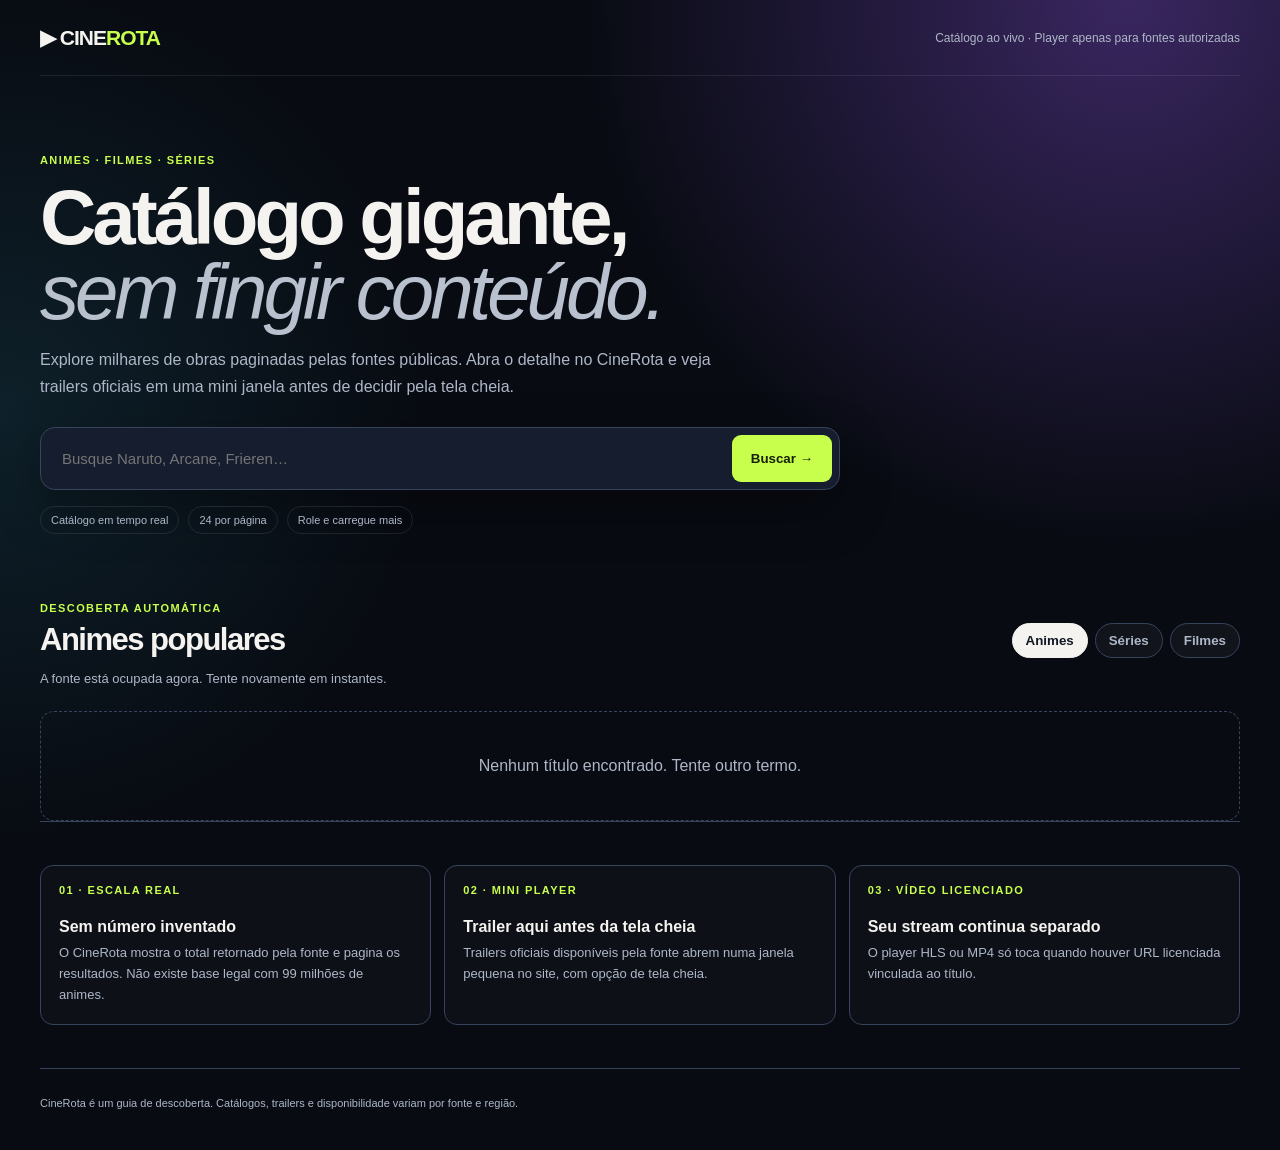
<file: index.html>
<!doctype html><html lang="pt-BR"><head><meta charset="utf-8"><meta name="viewport" content="width=device-width,initial-scale=1"><meta name="theme-color" content="#080b12"><title>CineRota</title><style>:root{--bg:#080b12;--panel:#141b2c;--line:#37445c;--ink:#f5f3ef;--muted:#aeb7c8;--lime:#c8ff4d;--pink:#ff7aa1}*{box-sizing:border-box}html{scroll-behavior:smooth}body{margin:0;min-height:100vh;background:radial-gradient(circle at 88% 0,#392660,transparent 34%),radial-gradient(circle at 0 36%,#17414e66,transparent 29%),var(--bg);color:var(--ink);font-family:Arial,sans-serif}.wrap{width:min(1200px,calc(100% - 32px));margin:auto}.top{height:76px;display:flex;align-items:center;justify-content:space-between;border-bottom:1px solid #ffffff14}.brand{font-size:21px;letter-spacing:-1px;font-weight:900}.brand b,.eyebrow,.rating{color:var(--lime)}.top p{margin:0;color:var(--muted);font-size:12px}.hero{padding:78px 0 43px;animation:enter .65s ease both}.eyebrow{font-size:11px;font-weight:900;letter-spacing:1.4px}.hero h1{max-width:850px;margin:14px 0;font-size:clamp(43px,6.5vw,78px);line-height:.96;letter-spacing:-4px}.hero h1 i{font-weight:400;color:#b9c1cf}.hero p{max-width:720px;color:var(--muted);line-height:1.7}.search{display:flex;gap:8px;max-width:800px;height:63px;padding:7px;margin-top:27px;border:1px solid var(--line);border-radius:15px;background:#151d2e;box-shadow:0 19px 52px #0005}.search input{flex:1;min-width:0;border:0;outline:0;background:transparent;color:#fff;padding:0 14px;font-size:15px}.search button,.load{border:0;border-radius:9px;background:var(--lime);color:#162007;font-weight:900;padding:0 19px;cursor:pointer}.stat{display:flex;gap:9px;flex-wrap:wrap;margin-top:16px}.stat span{border:1px solid #ffffff18;border-radius:99px;padding:7px 10px;color:var(--muted);font-size:11px}.tools{display:flex;align-items:end;justify-content:space-between;gap:16px;margin:25px 0 11px}.tools h2{font-size:31px;letter-spacing:-1.5px;margin:8px 0 0}.tabs{display:flex;gap:7px;flex-wrap:wrap}.tabs button{border:1px solid var(--line);border-radius:99px;background:#ffffff09;color:var(--muted);padding:9px 13px;font-weight:bold;cursor:pointer;transition:.2s}.tabs button.active{background:var(--ink);border-color:var(--ink);color:#121724}.tabs button:hover{border-color:#7786a7;color:var(--ink)}#status{min-height:27px;color:var(--muted);font-size:13px}.grid{display:grid;grid-template-columns:repeat(6,1fr);gap:13px}.card{padding:0;overflow:hidden;position:relative;border:1px solid var(--line);border-radius:14px;background:var(--panel);color:var(--ink);text-align:left;cursor:pointer;transition:transform .22s,border-color .22s,box-shadow .22s;animation:card .4s both}.card:hover,.card:focus-visible{transform:translateY(-5px);border-color:#7786a8;box-shadow:0 17px 37px #0008;outline:none}.cover,.blank{display:block;width:100%;height:255px;object-fit:cover;background:linear-gradient(140deg,#4a2f71,#173f4c)}.blank{display:grid;place-items:center;font-size:33px}.badge{position:absolute;top:9px;left:9px;border:1px solid #fff4;border-radius:99px;background:#080b12dd;padding:5px 8px;font-size:9px;font-weight:900;letter-spacing:.7px}.info{padding:11px}.info h3{margin:0 0 7px;white-space:nowrap;overflow:hidden;text-overflow:ellipsis;font-size:14px}.info p{margin:0;color:var(--muted);font-size:11px}.load{display:block;height:43px;margin:27px auto 66px}.load[hidden]{display:none}.empty{grid-column:1/-1;border:1px dashed var(--line);border-radius:14px;padding:45px;text-align:center;color:var(--muted)}.foot{display:grid;grid-template-columns:repeat(3,1fr);gap:13px;padding:43px 0;border-top:1px solid var(--line)}.foot article{border:1px solid var(--line);border-radius:13px;padding:18px;background:#ffffff05}.foot h3{margin:22px 0 7px;font-size:16px}.foot p{margin:0;color:var(--muted);font-size:13px;line-height:1.6}footer{padding:26px 0 38px;border-top:1px solid var(--line);font-size:11px;color:var(--muted);line-height:1.6}dialog{width:min(880px,calc(100% - 26px));max-height:90vh;overflow:auto;padding:0;border:1px solid #596782;border-radius:19px;background:#121827;color:var(--ink);box-shadow:0 30px 100px #000}dialog::backdrop{background:#02030bab;backdrop-filter:blur(8px)}.close{position:sticky;float:right;top:12px;right:12px;z-index:3;width:38px;height:38px;border:1px solid #fff4;border-radius:50%;background:#111725;color:white;font-size:23px;cursor:pointer}.detail{display:grid;grid-template-columns:270px 1fr;gap:27px;padding:30px}.detail img,.detail .blank{width:100%;height:auto;min-height:350px;border-radius:12px;object-fit:cover}.detail h2{font-size:35px;letter-spacing:-1.6px;margin:12px 0 8px}.meta{color:var(--lime);font-size:13px;font-weight:bold}.desc{line-height:1.7;color:#d0d7e2}.notice{padding:12px 14px;border-left:3px solid var(--lime);background:#c8ff4d0d;color:#d8dfe9;font-size:13px;line-height:1.6}.actions{display:flex;gap:9px;flex-wrap:wrap;margin-top:18px}.action{height:43px;display:inline-flex;align-items:center;padding:0 15px;border:0;border-radius:9px;background:var(--lime);color:#162007;font-weight:900;text-decoration:none;cursor:pointer}.action.alt{border:1px solid var(--line);background:transparent;color:#e0e5ed}.mini{width:min(760px,calc(100% - 22px));background:#090b10}.mini .frame{aspect-ratio:16/9;background:#000}.mini iframe{width:100%;height:100%;border:0}.miniHead{padding:14px 17px;background:#151d2c;font-weight:bold}.miniFoot{display:flex;justify-content:space-between;gap:10px;padding:12px 17px;background:#151d2c;color:var(--muted);font-size:12px}.miniFoot button{border:1px solid var(--line);border-radius:8px;background:transparent;color:#fff;padding:8px 11px;font-weight:bold;cursor:pointer}@keyframes enter{from{opacity:0;transform:translateY(18px)}to{opacity:1;transform:none}}@keyframes card{from{opacity:0;transform:translateY(10px)}to{opacity:1;transform:none}}@media(max-width:920px){.grid{grid-template-columns:repeat(4,1fr)}}@media(max-width:650px){.top p{display:none}.hero{padding-top:50px}.hero h1{letter-spacing:-2.7px}.tools{align-items:start;flex-direction:column}.grid{grid-template-columns:repeat(2,1fr);gap:10px}.cover,.blank{height:221px}.foot{grid-template-columns:1fr}.detail{grid-template-columns:1fr;padding:22px}.detail img,.detail .blank{max-width:230px;min-height:0}.detail h2{font-size:29px}}@media(prefers-reduced-motion:reduce){*,*:before,*:after{animation:none!important;transition:none!important;scroll-behavior:auto!important}}</style></head><body><div class="wrap"><header class="top"><div class="brand">▶ CINE<b>ROTA</b></div><p>Catálogo ao vivo · Player apenas para fontes autorizadas</p></header><main><section class="hero"><div class="eyebrow">ANIMES · FILMES · SÉRIES</div><h1>Catálogo gigante,<br><i>sem fingir conteúdo.</i></h1><p>Explore milhares de obras paginadas pelas fontes públicas. Abra o detalhe no CineRota e veja trailers oficiais em uma mini janela antes de decidir pela tela cheia.</p><form class="search" id="search"><input id="query" autocomplete="off" placeholder="Busque Naruto, Arcane, Frieren…"><button>Buscar →</button></form><div class="stat"><span id="total">Catálogo em tempo real</span><span>24 por página</span><span>Role e carregue mais</span></div></section><section><div class="tools"><div><div class="eyebrow">DESCOBERTA AUTOMÁTICA</div><h2 id="heading">Animes populares</h2></div><div class="tabs"><button class="active" data-kind="anime">Animes</button><button data-kind="series">Séries</button><button data-kind="movie">Filmes</button></div></div><p id="status">Carregando catálogo…</p><div class="grid" id="grid"></div><button id="more" class="load">Carregar mais títulos</button></section><section class="foot"><article><div class="eyebrow">01 · ESCALA REAL</div><h3>Sem número inventado</h3><p>O CineRota mostra o total retornado pela fonte e pagina os resultados. Não existe base legal com 99 milhões de animes.</p></article><article><div class="eyebrow">02 · MINI PLAYER</div><h3>Trailer aqui antes da tela cheia</h3><p>Trailers oficiais disponíveis pela fonte abrem numa janela pequena no site, com opção de tela cheia.</p></article><article><div class="eyebrow">03 · VÍDEO LICENCIADO</div><h3>Seu stream continua separado</h3><p>O player HLS ou MP4 só toca quando houver URL licenciada vinculada ao título.</p></article></section></main><footer>CineRota é um guia de descoberta. Catálogos, trailers e disponibilidade variam por fonte e região.</footer></div><dialog id="detailModal"><button class="close" id="detailClose" aria-label="Fechar">×</button><div id="detail"></div></dialog><dialog class="mini" id="trailerModal"><button class="close" id="trailerClose" aria-label="Fechar">×</button><div class="miniHead" id="trailerTitle">Trailer oficial</div><div class="frame" id="frame"></div><div class="miniFoot"><span>Prévia oficial dentro do CineRota</span><button id="full">Tela cheia</button></div></dialog><script>const $=s=>document.querySelector(s),grid=$("#grid"),status=$("#status"),query=$("#query"),heading=$("#heading"),total=$("#total"),more=$("#more"),detail=$("#detail"),detailModal=$("#detailModal"),trailerModal=$("#trailerModal"),frame=$("#frame");let kind="anime",page=1,term="",items=[],hasNext=true;const clean=v=>String(v||"").replace(/<[^>]*>/g,"");function request(url,opt){return fetch(url,opt).then(r=>{if(!r.ok)throw Error();return r.json()})}function cover(it,large=false){if(!it.image){let x=document.createElement("div");x.className="blank";x.textContent="✦";return x}let x=document.createElement("img");x.className=large?"":"cover";x.src=it.image;x.alt="Capa de "+it.title;x.loading="lazy";x.onerror=()=>x.replaceWith(cover({title:it.title},large));return x}function draw(append=false){if(!append)grid.replaceChildren();if(!items.length){let x=document.createElement("div");x.className="empty";x.textContent="Nenhum título encontrado. Tente outro termo.";grid.append(x)}items.slice(append?Math.max(0,items.length-24):0).forEach((it,n)=>{let c=document.createElement("button");c.className="card";c.style.animationDelay=Math.min(n*25,350)+"ms";c.append(cover(it));let b=document.createElement("span");b.className="badge";b.textContent=it.kind;c.append(b);let info=document.createElement("div");info.className="info";let h=document.createElement("h3");h.textContent=it.title;let p=document.createElement("p");p.textContent=it.year+" · ★ "+it.rating;info.append(h,p);c.append(info);c.onclick=()=>openDetail(it);grid.append(c)});more.hidden=!hasNext||!items.length}async function getAnime(){let q=`query($page:Int,$search:String){Page(page:$page,perPage:24){pageInfo{total currentPage lastPage hasNextPage}media(type:ANIME,search:$search,sort:POPULARITY_DESC){title{romaji english}coverImage{large}averageScore seasonYear format description siteUrl trailer{id site thumbnail}}}}`;let j=await request("https://graphql.anilist.co",{method:"POST",headers:{"Content-Type":"application/json"},body:JSON.stringify({query:q,variables:{page:page,search:term||null}})}),d=j.data.Page;hasNext=d.pageInfo.hasNextPage;total.textContent=d.pageInfo.total.toLocaleString("pt-BR")+" animes na fonte";return d.media.map(x=>({kind:"ANIME",title:x.title.english||x.title.romaji,year:x.seasonYear||"—",rating:x.averageScore?x.averageScore+"/100":"—",extra:x.format||"Anime",image:x.coverImage&&x.coverImage.large,description:clean(x.description)||"Sinopse não disponível.",source:"AniList",link:x.siteUrl,trailer:x.trailer&&x.trailer.site==="youtube"?x.trailer.id:""}))}async function getSeries(){let j=await request("https://api.tvmaze.com/shows?page="+(page-1)),t=term.toLowerCase();let data=j.filter(x=>!t||(x.name+" "+(x.summary||"")).toLowerCase().includes(t)).slice(0,24);hasNext=j.length>0;total.textContent="Séries por página da TVmaze";return data.map(x=>({kind:"SÉRIE",title:x.name,year:(x.premiered||"—").slice(0,4),rating:x.rating&&x.rating.average||"—",extra:x.status||"Série",image:x.image&&(x.image.original||x.image.medium),description:clean(x.summary)||"Sinopse não disponível.",source:"TVmaze",link:x.officialSite||x.url,trailer:""}))}async function getMovies(){let j=await request("https://ghibliapi.vercel.app/films"),t=term.toLowerCase(),all=j.filter(x=>!t||(x.title+" "+x.description).toLowerCase().includes(t));let data=all.slice((page-1)*24,page*24);hasNext=page*24<all.length;total.textContent=all.length+" filmes nesta fonte";return data.map(x=>({kind:"FILME",title:x.title,year:x.release_date||"—",rating:x.rt_score?x.rt_score+"%":"—",extra:x.running_time+" min",image:x.image,description:x.description,source:"Studio Ghibli API",link:"https://www.youtube.com/results?search_query="+encodeURIComponent(x.title+" official trailer"),trailer:""}))}async function load(reset=true){if(reset){page=1;items=[]}status.textContent="Consultando catálogo ao vivo…";if(reset)grid.replaceChildren();try{let fn=kind==="anime"?getAnime:kind==="series"?getSeries:getMovies;let incoming=await fn();items=reset?incoming:items.concat(incoming);status.textContent=items.length+" títulos carregados.";draw(!reset)}catch{items=[];hasNext=false;status.textContent="A fonte está ocupada agora. Tente novamente em instantes.";draw()} }function openDetail(it){detail.replaceChildren();let box=document.createElement("div");box.className="detail";box.append(cover(it,true));let right=document.createElement("div");let e=document.createElement("div");e.className="eyebrow";e.textContent=it.kind+" · "+it.source;let h=document.createElement("h2");h.textContent=it.title;let m=document.createElement("div");m.className="meta";m.textContent=it.year+" · ★ "+it.rating+" · "+it.extra;let d=document.createElement("p");d.className="desc";d.textContent=it.description;let n=document.createElement("div");n.className="notice";n.textContent="Este detalhe fica dentro do CineRota. O mini player abre somente trailer oficial disponível ou uma fonte licenciada sua.";let actions=document.createElement("div");actions.className="actions";if(it.trailer){let b=document.createElement("button");b.className="action";b.textContent="Ver trailer em mini janela";b.onclick=()=>openTrailer(it);actions.append(b)}if(it.link){let a=document.createElement("a");a.className="action alt";a.target="_blank";a.rel="noopener noreferrer";a.href=it.link;a.textContent="Página oficial ↗";actions.append(a)}let p=document.createElement("a");p.className="action alt";p.href="assistir.html?title="+encodeURIComponent(it.title);p.textContent="Player licenciado";actions.append(p);right.append(e,h,m,d,n,actions);box.append(right);detail.append(box);detailModal.showModal()}function openTrailer(it){detailModal.close();frame.replaceChildren();let f=document.createElement("iframe");f.src="https://www.youtube-nocookie.com/embed/"+encodeURIComponent(it.trailer)+"?autoplay=1&rel=0";f.title="Trailer oficial de "+it.title;f.allow="autoplay; fullscreen; picture-in-picture";f.allowFullscreen=true;frame.append(f);$("#trailerTitle").textContent=it.title+" · trailer oficial";trailerModal.showModal()}$("#search").onsubmit=e=>{e.preventDefault();term=query.value.trim();load(true)};document.querySelectorAll("[data-kind]").forEach(b=>b.onclick=()=>{document.querySelector(".tabs .active").classList.remove("active");b.classList.add("active");kind=b.dataset.kind;heading.textContent=kind==="anime"?"Animes populares":kind==="series"?"Séries populares":"Filmes selecionados";load(true)});more.onclick=()=>{if(hasNext){page++;load(false)}};$("#detailClose").onclick=()=>detailModal.close();$("#trailerClose").onclick=()=>{frame.replaceChildren();trailerModal.close()};$("#full").onclick=()=>{let f=frame.querySelector("iframe");if(f&&f.requestFullscreen)f.requestFullscreen()};trailerModal.addEventListener("close",()=>frame.replaceChildren());load(true)</script></body></html>
</file>
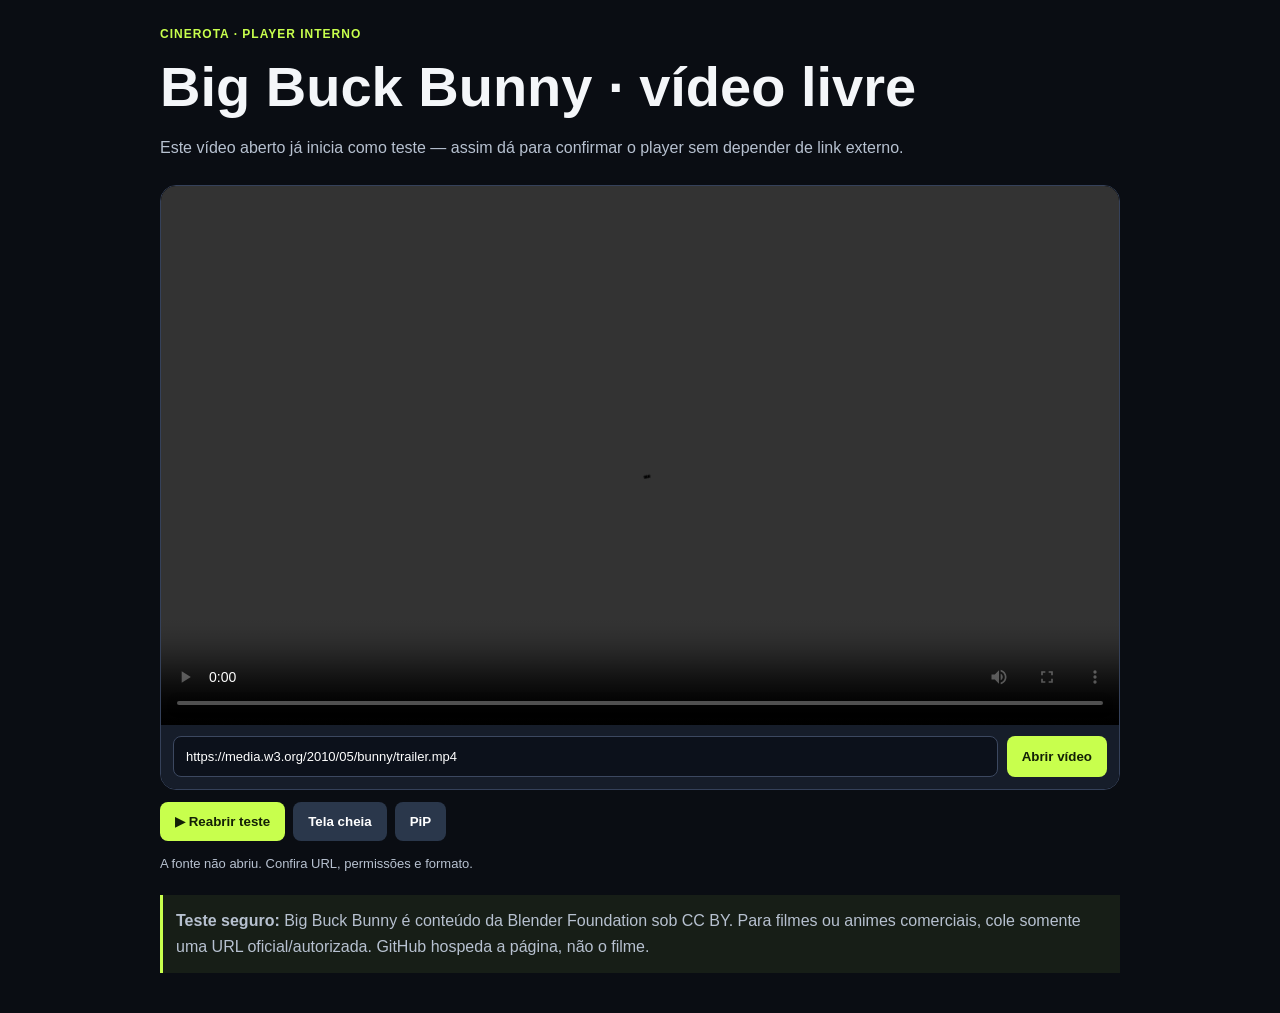
<file: assistir.html>
<!doctype html><html lang="pt-BR"><meta charset="utf-8"><meta name="viewport" content="width=device-width,initial-scale=1"><title>Assistir · CineRota</title><style>body{margin:0;background:#0a0d13;color:#f4f6f9;font:16px Arial,sans-serif}.w{max-width:960px;margin:auto;padding:24px}.tag{color:#c8ff4d;font-size:12px;font-weight:bold;letter-spacing:1px}h1{font-size:clamp(32px,6vw,56px);margin:12px 0}p{color:#b7c1d0;line-height:1.6}.box{overflow:hidden;border:1px solid #35415a;border-radius:16px;background:#000;margin-top:24px}.stage{aspect-ratio:16/9;background:#000}video{width:100%;height:100%;display:block;background:#000}.bar{display:flex;gap:9px;padding:12px;background:#161d2a}input{flex:1;min-width:0;border:1px solid #3c4860;border-radius:8px;background:#0c111b;color:#fff;padding:12px;font-size:13px}button{border:0;border-radius:8px;background:#c8ff4d;color:#132006;padding:12px 15px;font-weight:bold;cursor:pointer}.tools{display:flex;gap:8px;flex-wrap:wrap;margin-top:12px}.tools button{background:#2a374b;color:#fff}.tools button:first-child{background:#c8ff4d;color:#132006}#msg{min-height:23px;font-size:13px}.help{margin-top:18px;border-left:3px solid #c8ff4d;background:#c8ff4d12;padding:13px}@media(max-width:600px){.bar{flex-direction:column}.bar>*{width:100%}}</style><body><main class="w"><span class="tag">CINEROTA · PLAYER INTERNO</span><h1 id="title">Big Buck Bunny · vídeo livre</h1><p>Este vídeo aberto já inicia como teste — assim dá para confirmar o player sem depender de link externo.</p><section class="box"><div class="stage"><video id="v" controls playsinline preload="metadata"></video></div><div class="bar"><input id="url" type="url" placeholder="URL HTTPS autorizada de MP4 ou WebM"><button id="open">Abrir vídeo</button></div></section><div class="tools"><button id="demo">▶ Reabrir teste</button><button id="full">Tela cheia</button><button id="pip">PiP</button></div><p id="msg"></p><p class="help"><b>Teste seguro:</b> Big Buck Bunny é conteúdo da Blender Foundation sob CC BY. Para filmes ou animes comerciais, cole somente uma URL oficial/autorizada. GitHub hospeda a página, não o filme.</p></main><script>const D="https://media.w3.org/2010/05/bunny/trailer.mp4",v=document.querySelector("#v"),u=document.querySelector("#url"),m=document.querySelector("#msg"),t=document.querySelector("#title");function note(x){m.textContent=x}function play(raw,name){let x;try{x=new URL(raw);if(x.protocol!=="https:")throw 0}catch(e){note("Use uma URL HTTPS direta.");return}v.pause();v.src=x.href;u.value=x.href;t.textContent=name||"Fonte autorizada";v.play().then(()=>note("Reproduzindo dentro do CineRota.")).catch(()=>note("Vídeo carregado — toque em ▶ para iniciar."))}v.addEventListener("error",()=>note("A fonte não abriu. Confira URL, permissões e formato."));document.querySelector("#open").onclick=()=>play(u.value,"Fonte autorizada");document.querySelector("#demo").onclick=()=>play(D,"Big Buck Bunny · vídeo livre");document.querySelector("#full").onclick=()=>v.requestFullscreen&&v.requestFullscreen();document.querySelector("#pip").onclick=()=>v.requestPictureInPicture&&v.requestPictureInPicture().catch(()=>note("PiP não disponível neste navegador."));let q=new URLSearchParams(location.search);play(q.get("url")||D,q.get("title")||"Big Buck Bunny · vídeo livre");</script></body></html>
</file>
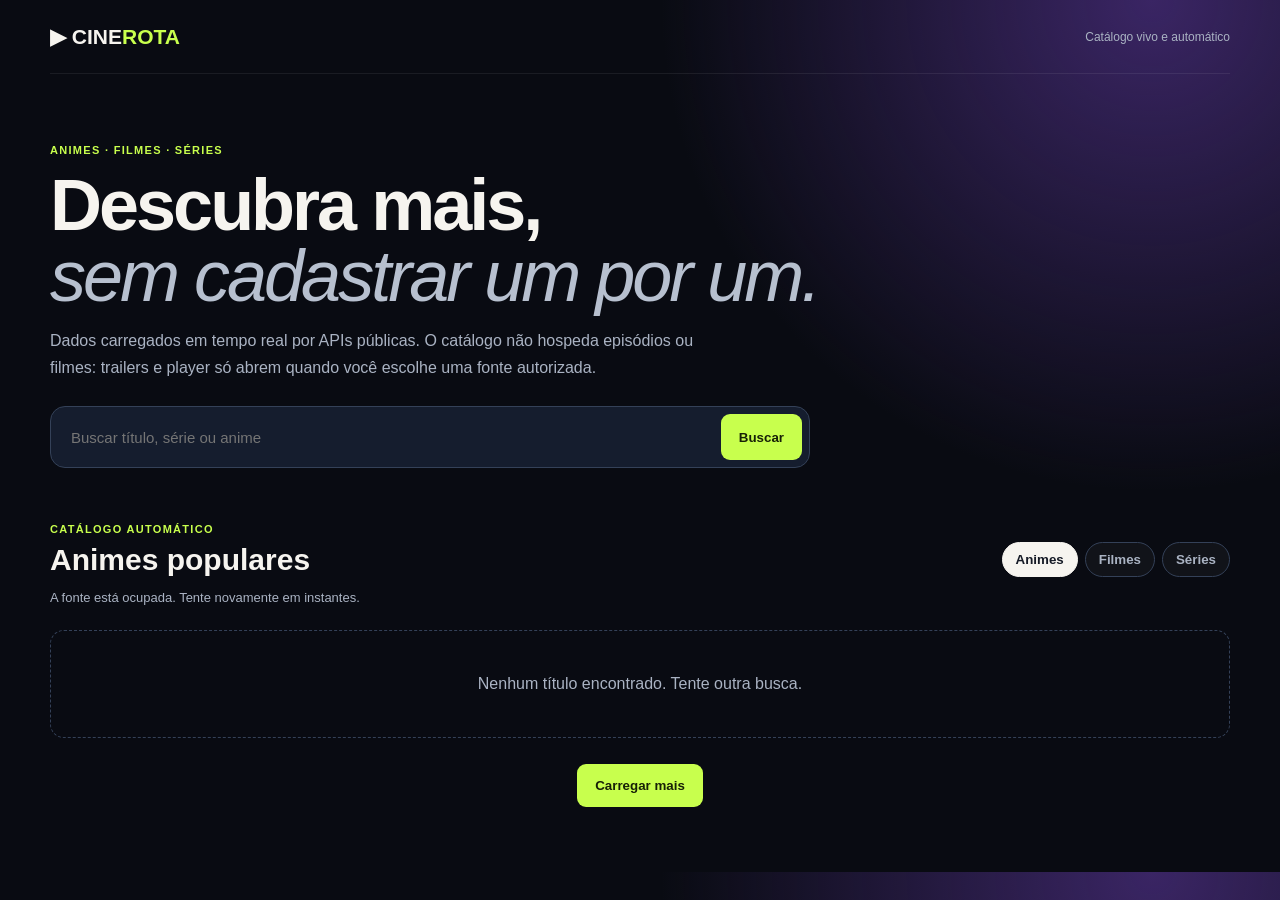
<file: catalogo_automatico.html>
<!doctype html><html lang="pt-BR"><meta charset="utf-8"><meta name="viewport" content="width=device-width,initial-scale=1"><title>CineRota Catálogo</title><style>:root{--bg:#090b12;--p:#141b2b;--l:#344158;--w:#f6f4ef;--m:#aab3c3;--g:#c8ff4d}*{box-sizing:border-box}body{margin:0;background:radial-gradient(circle at 90% 0,#3a2564,transparent 34%),var(--bg);color:var(--w);font-family:Arial,sans-serif}.wrap{width:min(1180px,calc(100% - 32px));margin:auto}.top{height:74px;display:flex;align-items:center;justify-content:space-between;border-bottom:1px solid #ffffff12}.brand{font-size:21px;font-weight:900}.brand b,.eyebrow,.rating{color:var(--g)}.sub{color:var(--m);font-size:12px}.hero{padding:70px 0 35px}.eyebrow{font-size:11px;font-weight:bold;letter-spacing:1.3px}.hero h1{font-size:clamp(43px,6vw,72px);letter-spacing:-3px;line-height:.98;margin:14px 0}.hero h1 i{font-weight:400;color:#b7c0cf}.hero p{max-width:680px;color:var(--m);line-height:1.7}.search{max-width:760px;height:62px;display:flex;gap:8px;padding:7px;margin-top:25px;border:1px solid var(--l);border-radius:15px;background:#151d2e}.search input{min-width:0;flex:1;border:0;outline:0;background:transparent;color:#fff;padding:0 13px;font-size:15px}.search button,.more{border:0;border-radius:9px;background:var(--g);color:#172007;font-weight:bold;padding:0 18px;cursor:pointer}.bar{display:flex;justify-content:space-between;gap:15px;align-items:end;margin:20px 0 11px}.bar h2{margin:8px 0 0;font-size:30px}.tabs{display:flex;gap:7px;flex-wrap:wrap}.tabs button{border:1px solid var(--l);border-radius:99px;background:#ffffff08;color:var(--m);padding:9px 13px;font-weight:bold;cursor:pointer}.tabs .active{background:var(--w);color:#151a26;border-color:var(--w)}#status{min-height:27px;color:var(--m);font-size:13px}.grid{display:grid;grid-template-columns:repeat(6,1fr);gap:13px}.card{padding:0;overflow:hidden;border:1px solid var(--l);border-radius:14px;background:var(--p);color:var(--w);text-align:left;cursor:pointer;transition:.2s}.card:hover{transform:translateY(-5px);border-color:#7483a2;box-shadow:0 18px 35px #0008}.poster,.blank{width:100%;height:248px;display:block;object-fit:cover;background:linear-gradient(135deg,#482e6d,#16404b)}.blank{display:grid;place-items:center;font-size:32px}.info{padding:11px}.info h3{font-size:14px;margin:0 0 7px;white-space:nowrap;overflow:hidden;text-overflow:ellipsis}.info p{margin:0;color:var(--m);font-size:11px}.more{display:block;height:43px;margin:26px auto 65px}.empty{grid-column:1/-1;border:1px dashed var(--l);border-radius:14px;padding:44px;text-align:center;color:var(--m)}dialog{width:min(850px,calc(100% - 26px));max-height:90vh;overflow:auto;padding:0;border:1px solid #596784;border-radius:18px;background:#121827;color:var(--w)}dialog::backdrop{background:#02030baa;backdrop-filter:blur(7px)}.close{position:sticky;float:right;top:12px;right:12px;z-index:2;width:38px;height:38px;border:1px solid #fff4;border-radius:50%;background:#111727;color:#fff;font-size:23px;cursor:pointer}.detail{display:grid;grid-template-columns:260px 1fr;gap:26px;padding:30px}.detail img,.detail .blank{width:100%;height:auto;min-height:340px;border-radius:12px;object-fit:cover}.detail h2{font-size:34px;letter-spacing:-1.4px;margin:12px 0 8px}.meta{color:var(--g);font-size:13px;font-weight:bold}.desc{color:#d1d7e1;line-height:1.7}.notice{padding:12px 14px;background:#c8ff4d0d;border-left:3px solid var(--g);font-size:13px;line-height:1.6}.actions{display:flex;gap:9px;flex-wrap:wrap;margin-top:17px}.link{display:inline-flex;align-items:center;height:42px;padding:0 14px;border-radius:9px;background:var(--g);color:#172007;font-weight:bold;text-decoration:none}.link.alt{background:transparent;border:1px solid var(--l);color:#d9dfe9}@media(max-width:900px){.grid{grid-template-columns:repeat(4,1fr)}}@media(max-width:650px){.sub{display:none}.hero{padding-top:46px}.bar{align-items:start;flex-direction:column}.grid{grid-template-columns:repeat(2,1fr);gap:10px}.poster,.blank{height:215px}.detail{grid-template-columns:1fr;padding:22px}.detail img,.detail .blank{max-width:230px;min-height:0}}</style><body><div class="wrap"><header class="top"><div class="brand">▶ CINE<b>ROTA</b></div><div class="sub">Catálogo vivo e automático</div></header><main><section class="hero"><div class="eyebrow">ANIMES · FILMES · SÉRIES</div><h1>Descubra mais,<br><i>sem cadastrar um por um.</i></h1><p>Dados carregados em tempo real por APIs públicas. O catálogo não hospeda episódios ou filmes: trailers e player só abrem quando você escolhe uma fonte autorizada.</p><form class="search" id="search"><input id="q" placeholder="Buscar título, série ou anime" autocomplete="off"><button>Buscar</button></form></section><section><div class="bar"><div><div class="eyebrow">CATÁLOGO AUTOMÁTICO</div><h2 id="head">Animes populares</h2></div><div class="tabs"><button class="active" data-kind="anime">Animes</button><button data-kind="movie">Filmes</button><button data-kind="series">Séries</button></div></div><p id="status">Carregando títulos...</p><div class="grid" id="grid"></div><button class="more" id="more">Carregar mais</button></section></main></div><dialog id="modal"><button class="close" id="close">×</button><div id="detail"></div></dialog><script>const by=s=>document.querySelector(s),grid=by("#grid"),status=by("#status"),q=by("#q"),head=by("#head"),modal=by("#modal"),detail=by("#detail");let kind="anime",page=1,term="",items=[];function clean(v){return String(v||"").replace(/<[^>]*>/g,"")}function api(url,opt){return fetch(url,opt).then(r=>{if(!r.ok)throw Error();return r.json()})}function img(url,title){let x=document.createElement("img");x.className="poster";x.alt="Capa de "+title;x.loading="lazy";x.src=url||"";x.onerror=()=>{x.replaceWith(blank())};return x}function blank(){let x=document.createElement("div");x.className="blank";x.textContent="✦";return x}function draw(){grid.replaceChildren();if(!items.length){let x=document.createElement("div");x.className="empty";x.textContent="Nenhum título encontrado. Tente outra busca.";grid.append(x)}items.forEach((it,i)=>{let c=document.createElement("button");c.className="card";c.onclick=()=>open(it);c.append(it.image?img(it.image,it.title):blank());let info=document.createElement("div");info.className="info";let h=document.createElement("h3");h.textContent=it.title;let p=document.createElement("p");p.innerHTML=it.year+" · <span class=rating>★ "+it.rating+"</span>";info.append(h,p);c.append(info);grid.append(c)});by("#more").hidden=!items.length}async function animes(){let query=`query($p:Int,$s:String){Page(page:$p,perPage:24){media(type:ANIME,search:$s,sort:POPULARITY_DESC){title{romaji english}coverImage{large}averageScore seasonYear format description siteUrl}}}`;let j=await api("https://graphql.anilist.co",{method:"POST",headers:{"Content-Type":"application/json"},body:JSON.stringify({query:query,variables:{p:page,s:term||null}})});return j.data.Page.media.map(x=>({title:x.title.english||x.title.romaji,year:x.seasonYear||"—",rating:x.averageScore?x.averageScore+"/100":"—",extra:x.format||"Anime",image:x.coverImage&&x.coverImage.large,description:clean(x.description)||"Sinopse não disponível.",source:"AniList",trailer:x.siteUrl}))}async function movies(){let j=await api("https://ghibliapi.vercel.app/films"),t=term.toLowerCase();return j.filter(x=>!t||(x.title+" "+x.description).toLowerCase().includes(t)).slice((page-1)*24,page*24).map(x=>({title:x.title,year:x.release_date,rating:x.rt_score?x.rt_score+"%":"—",extra:x.running_time+" min",image:x.image,description:x.description,source:"Studio Ghibli API",trailer:"https://www.youtube.com/results?search_query="+encodeURIComponent(x.title+" official trailer")}))}async function series(){let j=await api("https://api.tvmaze.com/shows?page="+(page-1)),t=term.toLowerCase();return j.filter(x=>!t||(x.name+" "+(x.summary||"")).toLowerCase().includes(t)).slice(0,24).map(x=>({title:x.name,year:(x.premiered||"—").slice(0,4),rating:x.rating&&x.rating.average||"—",extra:x.status||"Série",image:x.image&&(x.image.original||x.image.medium),description:clean(x.summary)||"Sinopse não disponível.",source:"TVmaze",trailer:"https://www.youtube.com/results?search_query="+encodeURIComponent(x.name+" official trailer")}))}async function load(reset){if(reset){page=1;items=[]}status.textContent="Consultando catálogo ao vivo...";grid.replaceChildren();try{let fn=kind==="anime"?animes:kind==="movie"?movies:series;items=await fn();status.textContent=items.length?items.length+" títulos carregados agora.":"Nenhum título encontrado."}catch{items=[];status.textContent="A fonte está ocupada. Tente novamente em instantes."}draw()}function open(it){detail.replaceChildren();let box=document.createElement("div");box.className="detail";box.append(it.image?img(it.image,it.title):blank());let right=document.createElement("div"),e=document.createElement("div");e.className="eyebrow";e.textContent=it.source;let h=document.createElement("h2");h.textContent=it.title;let m=document.createElement("div");m.className="meta";m.textContent=it.year+" · ★ "+it.rating+" · "+it.extra;let d=document.createElement("p");d.className="desc";d.textContent=it.description;let n=document.createElement("div");n.className="notice";n.textContent="Os detalhes ficam dentro do CineRota. O player não inicia sem uma fonte de vídeo licenciada vinculada.";let actions=document.createElement("div");actions.className="actions";if(it.trailer){let a=document.createElement("a");a.className="link";a.target="_blank";a.rel="noopener noreferrer";a.href=it.trailer;a.textContent="Trailer ou página oficial ↗";actions.append(a)}let p=document.createElement("a");p.className="link alt";p.href="assistir.html?title="+encodeURIComponent(it.title);p.textContent="Abrir player interno";actions.append(p);right.append(e,h,m,d,n,actions);box.append(right);detail.append(box);modal.showModal()}by("#search").onsubmit=e=>{e.preventDefault();term=q.value.trim();load(true)};document.querySelectorAll("[data-kind]").forEach(b=>b.onclick=()=>{document.querySelector(".tabs .active").classList.remove("active");b.classList.add("active");kind=b.dataset.kind;head.textContent=kind==="anime"?"Animes populares":kind==="movie"?"Filmes selecionados":"Séries populares";load(true)});by("#more").onclick=async()=>{page++;status.textContent="Carregando mais títulos...";try{let fn=kind==="anime"?animes:kind==="movie"?movies:series;items.push(...await fn());status.textContent=items.length+" títulos carregados agora."}catch{status.textContent="Não foi possível carregar mais agora."}draw()};by("#close").onclick=()=>modal.close();modal.addEventListener("click",e=>{if(e.target===modal)modal.close()});load(true)</script></body></html>
</file>
